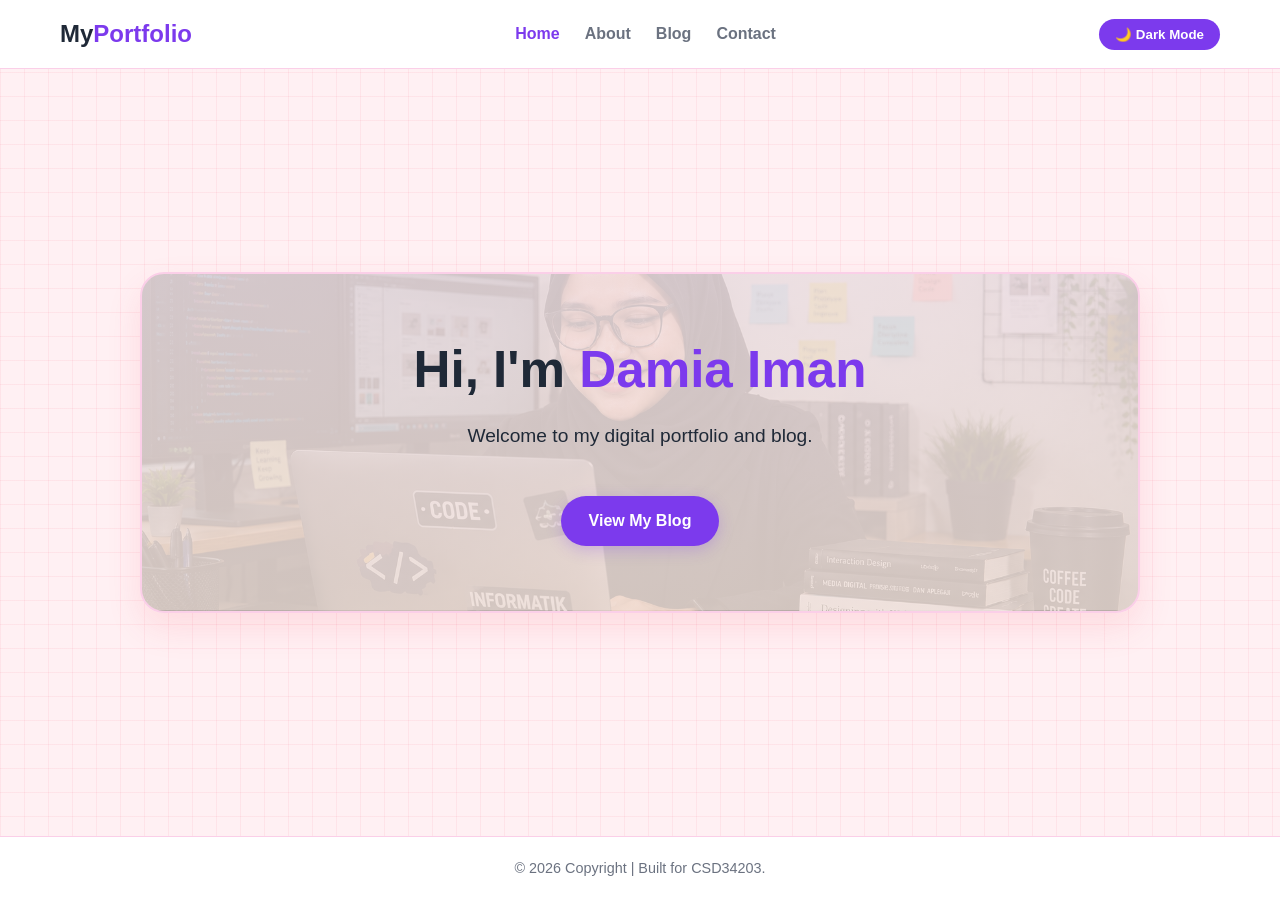
<file: index.html>
<!DOCTYPE html>
<html lang="ms">
<head>
    <meta charset="UTF-8">
    <meta name="viewport" content="width=device-width, initial-scale=1.0">
    <title>Home - My Portfolio</title>
    <link rel="stylesheet" href="style.css">
    <link href="https://unpkg.com/boxicons@2.1.4/css/boxicons.min.css" rel="stylesheet">
</head>
<body>
    <!-- Skrip semakan tema dipindahkan ke bawah skikit selepas tag body dibuka untuk elakkan glitch -->
    <script>
        if (localStorage.getItem('theme') === 'dark') { 
            document.body.classList.add('dark-mode'); 
        }
    </script>

    <header>
        <nav>
            <div class="logo">My<span>Portfolio</span></div>
            <ul class="nav-links">
                <li><a href="index.html" class="active">Home</a></li>
                <li><a href="about.html">About</a></li>
                <li><a href="blog.html">Blog</a></li>
                <li><a href="contact.html">Contact</a></li>
            </ul>
            <button id="theme-toggle">🌙 Dark Mode</button>
        </nav>
    </header>

    <section class="hero-section">
        <div class="hero-container full-width-hero">
            <div class="hero-text home-box">
                <h1>Hi, I'm <span>Damia Iman</span></h1>
                <p>Welcome to my digital portfolio and blog.</p>
                <!-- Butang ini akan automatik panggil .cta-btn daripada style.css yang baru -->
                <a href="blog.html" class="cta-btn">View My Blog</a>
            </div>
        </div>
    </section>

    <footer>
        <p>&copy; 2026 Copyright | Built for CSD34203.</p>
    </footer>

    <script src="script.js"></script>
</body>
</html>
</file>
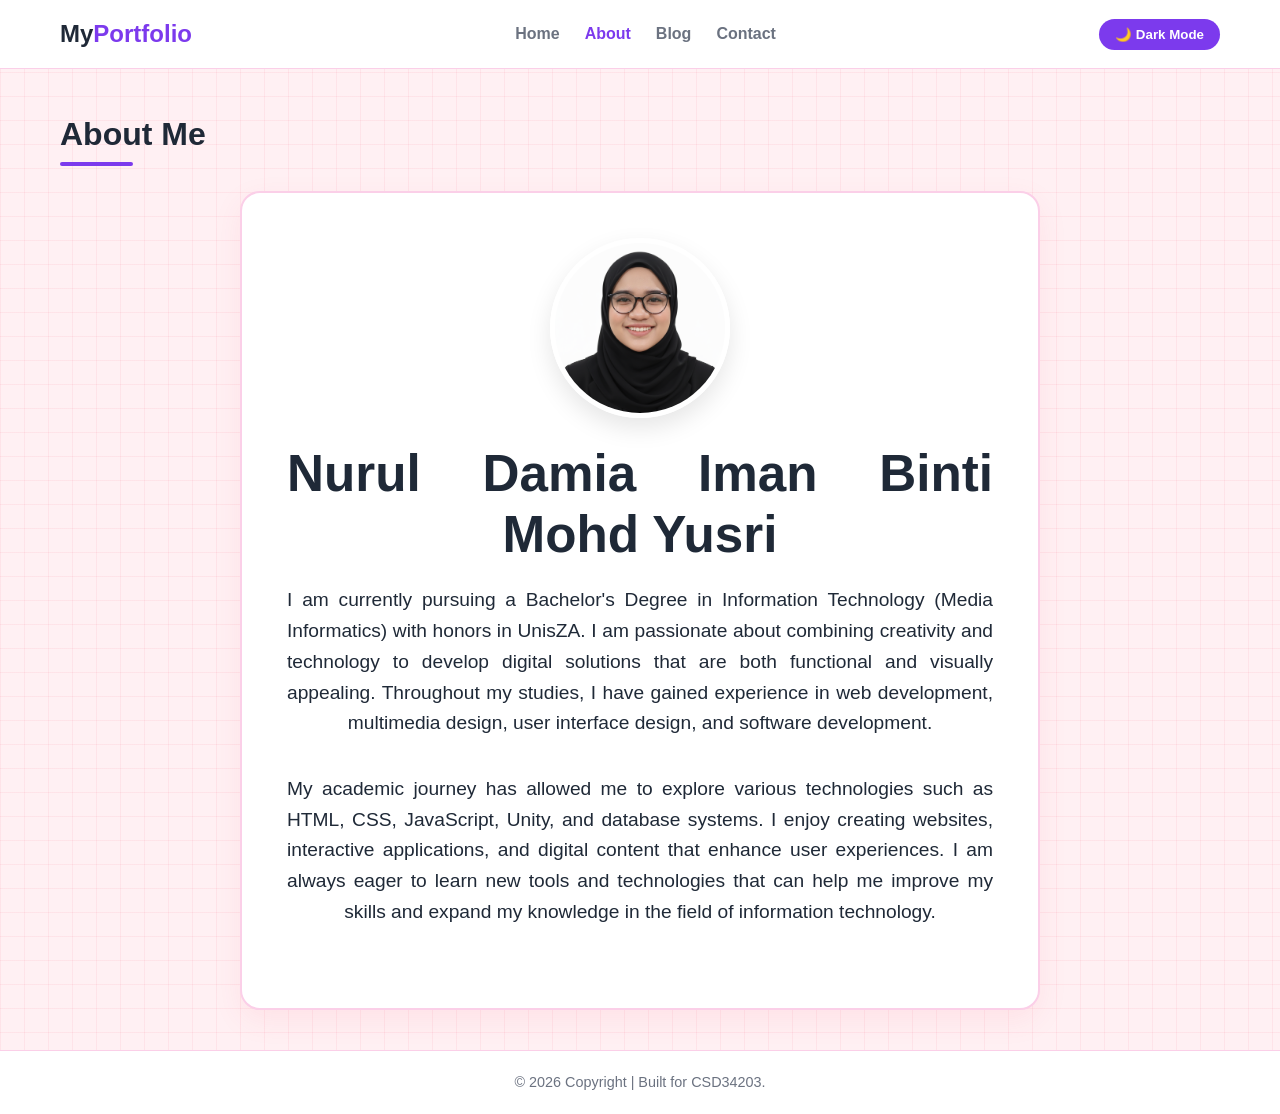
<file: about.html>
<!DOCTYPE html>
<html lang="ms">
<head>
    <meta charset="UTF-8">
    <meta name="viewport" content="width=device-width, initial-scale=1.0">
    <title>About Me</title>
    <link rel="stylesheet" href="style.css">
    <link href="https://unpkg.com/boxicons@2.1.4/css/boxicons.min.css" rel="stylesheet">
</head>
<body>
    <script>
        if (localStorage.getItem('theme') === 'dark') { document.body.classList.add('dark-mode'); }
    </script>

    <header>
        <nav>
            <div class="logo">My<span>Portfolio</span></div>
            <ul class="nav-links">
                <li><a href="index.html">Home</a></li>
                <li><a href="about.html" class="active">About</a></li>
                <li><a href="blog.html">Blog</a></li>
                <li><a href="contact.html">Contact</a></li>
            </ul>
            <button id="theme-toggle">🌙 Dark Mode</button>
        </nav>
    </header>

    <section>
        <h2>About Me</h2>
        <div class="hero-container">
            <div class="hero-text about-box">
                
                <!-- GAMBAR DAH DIPINDAHKAN KE ATAS SEKALI & DITENGAHKAN -->
                <div class="profile-wrapper">
                    <img src="profile.png" alt="About Me Image" class="profile-img">
                </div>

                <!-- NAMA & TEKS PENGENALAN DI BAWAH GAMBAR -->
                <h1>Nurul Damia Iman Binti Mohd Yusri</h1>
                
                <p>I am currently pursuing a Bachelor's Degree in Information Technology
                (Media Informatics) with honors in UnisZA. I am passionate about combining creativity and technology
                to develop digital solutions that are both functional and visually appealing.
                Throughout my studies, I have gained experience in web development, multimedia
                design, user interface design, and software development.</p>
                
                <p>
                My academic journey has allowed me to explore various technologies such as
                HTML, CSS, JavaScript, Unity, and database systems. I enjoy creating websites,
                interactive applications, and digital content that enhance user experiences.
                I am always eager to learn new tools and technologies that can help me improve
                my skills and expand my knowledge in the field of information technology.
                </p>
                
            </div>
        </div>
    </section>

    <footer>
        <p>&copy; 2026 Copyright | Built for CSD34203.</p>
    </footer>

    <script src="script.js"></script>
</body>
</html>
</file>
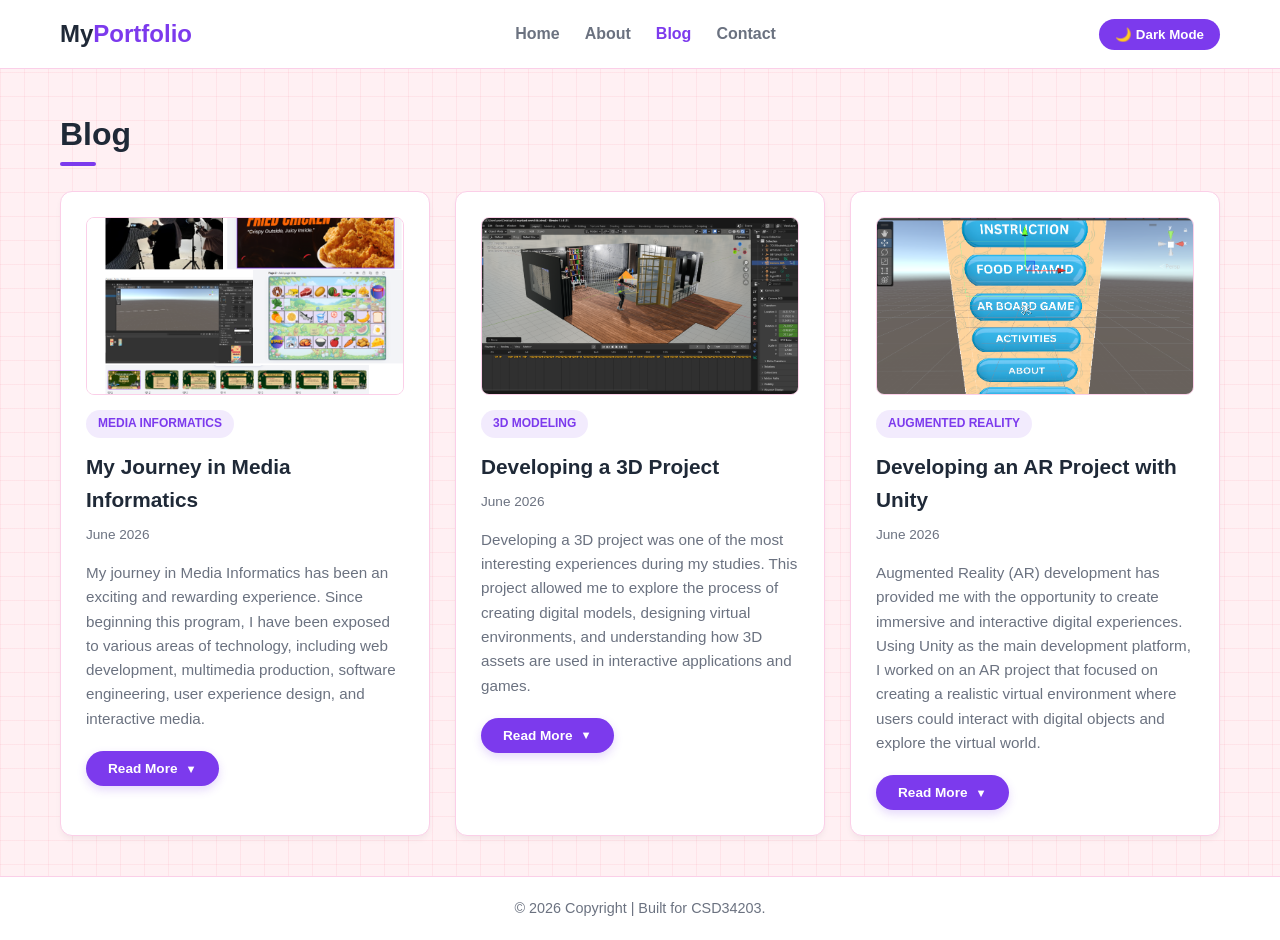
<file: blog.html>
<!DOCTYPE html>
<html lang="ms">
<head>
    <meta charset="UTF-8">
    <meta name="viewport" content="width=device-width, initial-scale=1.0">
    <title>My Journey - Blog</title>
    <link rel="stylesheet" href="style.css">
    <link href="https://unpkg.com/boxicons@2.1.4/css/boxicons.min.css" rel="stylesheet">
</head>
<body>
    <script>
        if (localStorage.getItem('theme') === 'dark') { document.body.classList.add('dark-mode'); }
    </script>

    <header>
        <nav>
            <div class="logo">My<span>Portfolio</span></div>
            <ul class="nav-links">
                <li><a href="index.html">Home</a></li>
                <li><a href="about.html">About</a></li>
                <li><a href="blog.html" class="active">Blog</a></li>
                <li><a href="contact.html">Contact</a></li>
            </ul>
            <button id="theme-toggle">🌙 Dark Mode</button>
        </nav>
    </header>

    <section>
        <h2>Blog</h2>
        <div class="blog-container">
            
            <!-- BLOG 1: MY JOURNEY IN MEDIA INFORMATICS -->
            <div class="blog-card">
                <!-- TEMPAT MASUKKAN GAMBAR BLOG 1 -->
                <div class="blog-img-wrapper">
                    <img src="blog1.png" alt="Media Informatics Journey" class="blog-card-img">
                </div>

                <span class="blog-tag">Media Informatics</span>
                <h3>My Journey in Media Informatics</h3>
                <div class="date">June 2026</div>
                
                <p class="blog-preview">
                    My journey in Media Informatics has been an exciting and rewarding experience.
                    Since beginning this program, I have been exposed to various areas of technology,
                    including web development, multimedia production, software engineering, user
                    experience design, and interactive media.
                </p>
                
                <div class="blog-full-content">
                    <p>
                        Throughout my studies, I have worked on several academic projects that helped me
                        develop both technical and creative skills. These projects taught me how to solve
                        problems, work effectively in teams, and apply theoretical concepts to practical
                        situations. I have also learned the importance of communication, critical
                        thinking, and continuous learning in the rapidly evolving technology industry.
                    </p>
                    <p>
                        As I continue my journey, I hope to further improve my skills and gain more
                        experience in software development and digital innovation. My goal is to become
                        a professional who can create meaningful and impactful digital solutions that
                        enhance user experiences and contribute to technological advancement.
                    </p>
                </div>
                
                <button class="read-more-btn">Read More</button>
            </div>

            <!-- BLOG 2: DEVELOPING A 3D PROJECT -->
            <div class="blog-card">
                <!-- TEMPAT MASUKKAN GAMBAR BLOG 2 -->
                <div class="blog-img-wrapper">
                    <img src="blog2.png" alt="3D Modeling Project" class="blog-card-img">
                </div>

                <span class="blog-tag">3D Modeling</span>
                <h3>Developing a 3D Project</h3>
                <div class="date">June 2026</div>
                
                <p class="blog-preview">
                    Developing a 3D project was one of the most interesting experiences during my
                    studies. This project allowed me to explore the process of creating digital
                    models, designing virtual environments, and understanding how 3D assets are
                    used in interactive applications and games.
                </p>
                
                <div class="blog-full-content">
                    <p>
                        Throughout the development process, I learned how to create and manage 3D
                        objects, apply textures and materials, and optimize models for better
                        performance. Attention to detail was important because every element contributed
                        to the overall visual quality and user experience of the project.
                    </p>
                    <p>
                        This project strengthened my creativity and technical abilities while giving me
                        valuable hands-on experience in digital content creation. It also helped me gain
                        a deeper appreciation for the role of 3D technology in industries such as
                        gaming, education, architecture, and virtual simulations.
                    </p>
                </div>
                
                <button class="read-more-btn">Read More</button>
            </div>

            <!-- BLOG 3: DEVELOPING AN AR PROJECT WITH UNITY -->
            <div class="blog-card">
                <!-- TEMPAT MASUKKAN GAMBAR BLOG 3 -->
                <div class="blog-img-wrapper">
                    <img src="blog3.png" alt="AR Project with Unity" class="blog-card-img">
                </div>

                <span class="blog-tag">Augmented Reality</span>
                <h3>Developing an AR Project with Unity</h3>
                <div class="date">June 2026</div>
                
                <p class="blog-preview">
                    Augmented Reality (AR) development has provided me with the opportunity to create
                    immersive and interactive digital experiences. Using Unity as the main
                    development platform, I worked on an AR project that focused on creating a
                    realistic virtual environment where users could interact with digital objects
                    and explore the virtual world.
                </p>
                
                <div class="blog-full-content">
                    <p>
                        During the project, I learned how to design AR environments, implement user
                        interactions, and manage 3D assets within Unity. I also gained experience in
                        understanding user comfort and navigation, which are important factors in
                        creating an effective augmented reality experience.
                    </p>
                    <p>
                        This project improved my problem-solving skills and enhanced my understanding of
                        emerging technologies. It demonstrated how AR can be applied in various fields,
                        including education, training, healthcare, and entertainment. Developing this
                        project has inspired me to continue exploring immersive technologies and their
                        potential to transform the way people interact with digital content.
                    </p>
                </div>
                
                <button class="read-more-btn">Read More</button>
            </div>

        </div>
    </section>

    <footer>
        <p>&copy; 2026 Copyright | Built for CSD34203.</p>
    </footer>

    <script src="script.js"></script>
</body>
</html>
</file>
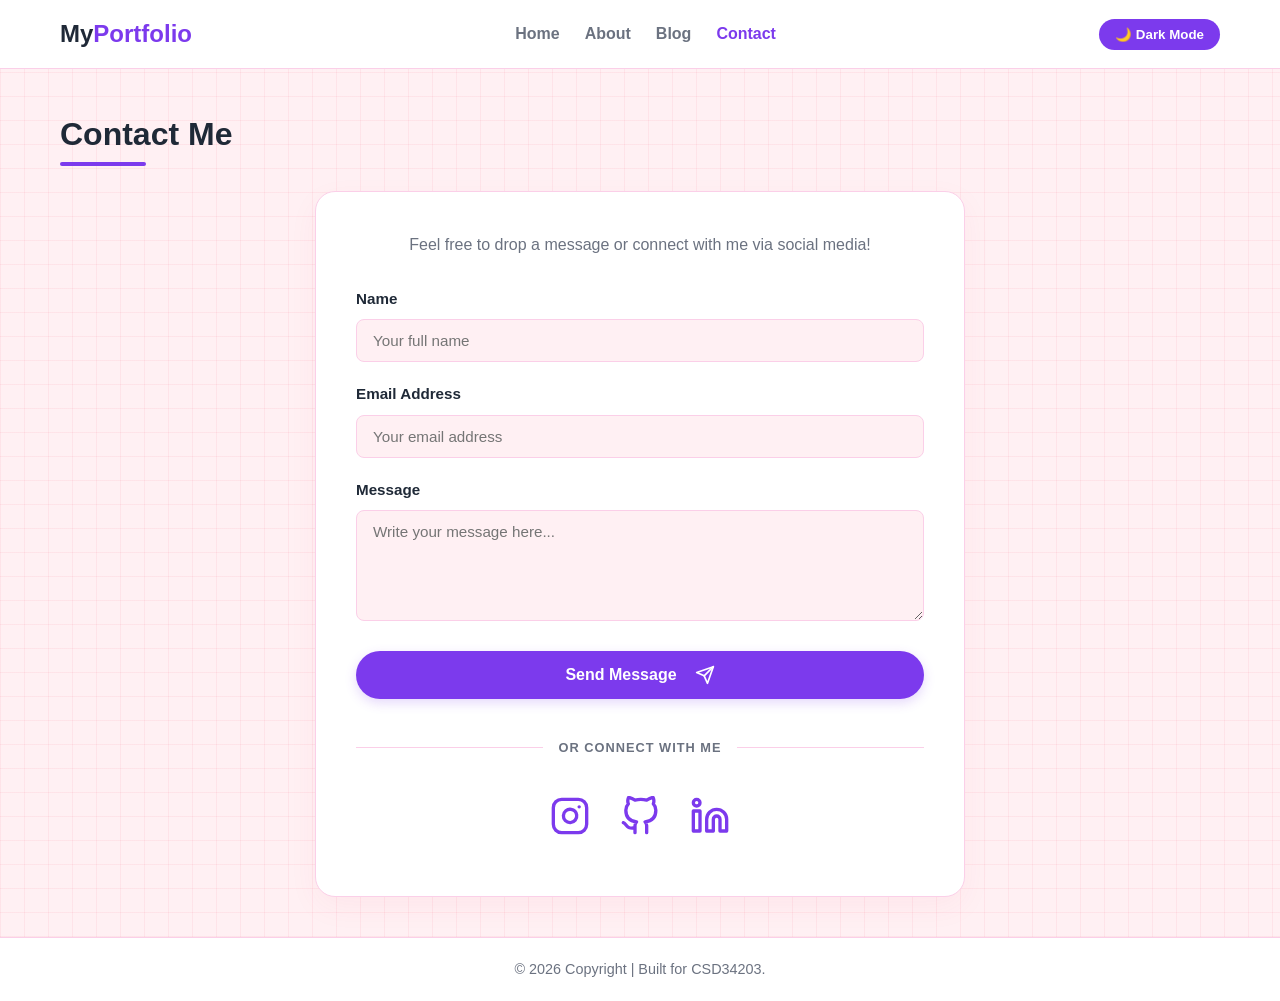
<file: contact.html>
<!DOCTYPE html>
<html lang="ms">
<head>
    <meta charset="UTF-8">
    <meta name="viewport" content="width=device-width, initial-scale=1.0">
    <title>Contact - My Portfolio</title>
    <link rel="stylesheet" href="style.css">
    <link href="https://unpkg.com/boxicons@2.1.4/css/boxicons.min.css" rel="stylesheet">
</head>
<body>
    <script>
        if (localStorage.getItem('theme') === 'dark') { document.body.classList.add('dark-mode'); }
    </script>

    <header>
        <nav>
            <div class="logo">My<span>Portfolio</span></div>
            <ul class="nav-links">
                <li><a href="index.html">Home</a></li>
                <li><a href="about.html">About</a></li>
                <li><a href="blog.html">Blog</a></li>
                <li><a href="contact.html" class="active">Contact</a></li>
            </ul>
            <button id="theme-toggle">🌙 Dark Mode</button>
        </nav>
    </header>

    <section>
        <h2>Contact Me</h2>
        <div class="contact-container">
            <p class="contact-subtitle">Feel free to drop a message or connect with me via social media!</p>
            
            <form class="contact-form" action="#" method="POST">
                <div class="input-group">
                    <label for="name">Name</label>
                    <input type="text" id="name" name="name" placeholder="Your full name" required>
                </div>
                
                <div class="input-group">
                    <label for="email">Email Address</label>
                    <input type="email" id="email" name="email" placeholder="Your email address" required>
                </div>
                
                <div class="input-group">
                    <label for="message">Message</label>
                    <textarea id="message" name="message" rows="5" placeholder="Write your message here..." required></textarea>
                </div>
                
                <button type="submit" class="submit-btn">
                    Send Message 
                    <svg width="20" height="20" viewBox="0 0 24 24" fill="none" stroke="currentColor" stroke-width="2" stroke-linecap="round" stroke-linejoin="round" style="margin-left: 8px;"><line x1="22" y1="2" x2="11" y2="13"></line><polygon points="22 2 15 22 11 13 2 9 22 2"></polygon></svg>
                </button>
            </form>

            <div class="divider"><span>OR CONNECT WITH ME</span></div>

            <div class="social-links">
                <a href="https://instagram.com/" target="_blank" class="social-icon" title="Instagram">
                    <svg width="40" height="40" viewBox="0 0 24 24" fill="none" stroke="currentColor" stroke-width="2" stroke-linecap="round" stroke-linejoin="round"><rect x="2" y="2" width="20" height="20" rx="5" ry="5"></rect><path d="M16 11.37A4 4 0 1 1 12.63 8 4 4 0 0 1 16 11.37z"></path><line x1="17.5" y1="6.5" x2="17.51" y2="6.5"></line></svg>
                </a>
                
                <a href="https://github.com/" target="_blank" class="social-icon" title="GitHub">
                    <svg width="40" height="40" viewBox="0 0 24 24" fill="none" stroke="currentColor" stroke-width="2" stroke-linecap="round" stroke-linejoin="round"><path d="M9 19c-5 1.5-5-2.5-7-3m14 6v-3.87a3.37 3.37 0 0 0-.94-2.61c3.14-.35 6.44-1.54 6.44-7A5.44 5.44 0 0 0 20 4.77 5.07 5.07 0 0 0 19.91 1S18.73.65 16 2.48a13.38 13.38 0 0 0-7 0C6.27.65 5.09 1 5.09 1A5.07 5.07 0 0 0 5 4.77a5.44 5.44 0 0 0-1.5 3.78c0 5.42 3.3 6.61 6.44 7A3.37 3.37 0 0 0 9 18.13V22"></path></svg>
                </a>
                
                <a href="https://linkedin.com/" target="_blank" class="social-icon" title="LinkedIn">
                    <svg width="40" height="40" viewBox="0 0 24 24" fill="none" stroke="currentColor" stroke-width="2" stroke-linecap="round" stroke-linejoin="round"><path d="M16 8a6 6 0 0 1 6 6v7h-4v-7a2 2 0 0 0-2-2 2 2 0 0 0-2 2v7h-4v-7a6 6 0 0 1 6-6z"></path><rect x="2" y="9" width="4" height="12"></rect><circle cx="4" cy="4" r="2"></circle></svg>
                </a>
            </div>
        </div>
    </section>

    <footer>
        <p>&copy; 2026 Copyright | Built for CSD34203.</p>
    </footer>

    <script src="script.js"></script>
</body>
</html>
</file>
<file: style.css>
/* ==========================================================================
   1. TETAPAN ASAS & SISTEM WARNA (LIGHT / DARK)
   ========================================================================== */
:root {
    --primary-color: #7c3aed;       /* Ungu Utama */
    --secondary-color: #a78bfa;     /* Ungu Lembut */
    --bg-color: #fff0f3;            /* Latar belakang pinkish lembut (soft pink) */
    --card-bg: #ffffff;             
    --box-bg: #ffe4e6;              /* Warna kotak pink slow (rose-100) untuk Light Mode */
    --text-color: #1f2937;          
    --text-muted: #6b7280;          
    --border-color: #fbcfe8;        /* Border warna pink lembut */
    --grid-color: rgba(244, 63, 94, 0.07); /* Garisan petak pink */
}

.dark-mode {
    --bg-color: #1e111a;            /* Mod gelap bertema Deep Pinkish-Dark */
    --card-bg: #2d1b28;             
    --box-bg: #3d1d2f;              /* Warna kotak pink gelap yang lembut untuk Dark Mode */
    --text-color: #f3f4f6;          
    --text-muted: #f472b6;          
    --border-color: #4d263d;        
    --grid-color: rgba(244, 63, 94, 0.04); 
}

*, ::before, ::after {
    margin: 0;
    padding: 0;
    box-sizing: border-box !important;
    font-family: 'Segoe UI', Tahoma, Geneva, Verdana, sans-serif;
}

html, body {
    width: 100%;
    max-width: 100%;
    overflow-x: hidden;
}

/* LATAR BELAKANG PINKISH DENGAN CORAK PETAK SLOW */
body {
    background-color: var(--bg-color);
    background-image: 
        linear-gradient(var(--grid-color) 1px, transparent 1px),
        linear-gradient(90deg, var(--grid-color) 1px, transparent 1px);
    background-size: 24px 24px;
    color: var(--text-color);
    transition: background-color 0.3s ease, color 0.3s ease;
    line-height: 1.6;
    display: flex;
    flex-direction: column;
    min-height: 100vh;
}

/* ==========================================================================
   2. MENU NAVIGASI (HEADER)
   ========================================================================== */
header {
    background-color: var(--card-bg);
    border-bottom: 1px solid var(--border-color);
    position: sticky;
    top: 0;
    z-index: 100;
    width: 100%;
}

nav {
    display: flex;
    justify-content: space-between;
    align-items: center;
    max-width: 1200px;
    margin: 0 auto;
    padding: 15px 20px;
    width: 100%;
}

.logo {
    font-size: 1.5rem;
    font-weight: 800;
}

.logo span {
    color: var(--primary-color);
}

.nav-links {
    display: flex;
    list-style: none;
    gap: 25px;
}

.nav-links a {
    text-decoration: none;
    color: var(--text-muted);
    font-weight: 600;
    transition: color 0.2s ease;
}

.nav-links a:hover, .nav-links a.active {
    color: var(--primary-color);
}

#theme-toggle {
    background-color: var(--primary-color);
    color: #ffffff;
    border: none;
    padding: 8px 16px;
    border-radius: 20px;
    cursor: pointer;
    font-weight: 600;
    transition: transform 0.2s ease;
}

#theme-toggle:hover {
    transform: scale(1.05);
}

/* ==========================================================================
   3. STRUKTUR SEKSYEN UTAMA
   ========================================================================== */
section {
    max-width: 1200px;
    margin: 40px auto;
    padding: 0 20px;
    flex: 1;
    width: 100%;
}

section h2 {
    font-size: 2rem;
    margin-bottom: 30px;
    position: relative;
    display: inline-block;
}

section h2::after {
    content: '';
    position: absolute;
    bottom: -5px;
    left: 0;
    width: 50%;
    height: 4px;
    background-color: var(--primary-color);
    border-radius: 2px;
}

/* ==========================================================================
   4. TATA GAYA KOTAK HERO KANDUNGAN (BOX HOME DIBESARKAN & BACKGROUND IMAGE)
   ========================================================================== */
.hero-section {
    display: flex;
    align-items: center;
    justify-content: center;
    width: 100%;
    margin-top: 20px;
}

.hero-container {
    display: flex;
    align-items: center;
    justify-content: space-between;
    gap: 40px;
    width: 100%;
}

.full-width-hero {
    justify-content: center;
    text-align: center;
    max-width: 1000px; /* Dibesarkan supaya kotak Home nampak luas */
    margin: 0 auto;
}

.hero-text {
    width: 100%;
}

/* KOTAK UNTUK HOME PAGE - DAH DIBESARKAN & SIAP TAPAK BACKGROUND IMAGE */
.home-box {
    background-image: linear-gradient(rgba(245, 230, 233, 0.85), rgba(245, 230, 223, 0.85)), url('background.png'); 
    background-size: cover;         /* Paksa gambar muat penuh kotak */
    background-position: center;    /* Gambar duduk tengah-tengah */
    background-repeat: no-repeat;
    border: 2px solid var(--border-color); 
    padding: 65px 45px;             /* Padding atas-bawah dinaikkan supaya kotak jadi lebih tinggi */
    border-radius: 24px;            /* Lekukan bucu moden */
    box-shadow: 0 15px 35px rgba(244, 63, 94, 0.12); 
    width: 100%;
    transition: all 0.3s ease;
}

/* ==========================================================================
   TATA GAYA KOTAK ABOUT ME (LIGHT MODE ASAL)
   ========================================================================== */
.hero-text.about-box {
    display: block !important;
    visibility: visible !important;
    background: #ffffff !important; /* Waktu cerah, kotak wajib warna putih */
    border: 2px solid var(--border-color) !important; 
    padding: 45px !important;
    border-radius: 20px !important;
    box-shadow: 0 10px 30px rgba(244, 63, 94, 0.08) !important; 
    width: 100% !important;
    max-width: 800px !important;
    margin: 0 auto !important;
    transition: all 0.3s ease-in-out !important;
    
    /* TULISAN CENTER JUSTIFY */
    text-align: justify !important;
    text-align-last: center !important;
}

/* WARNA TULISAN WAKTU LIGHT MODE */
.hero-text.about-box h1,
.hero-text.about-box p {
    color: #1f2937 !important; /* Tulisan warna gelap */
}

/* ==========================================================================
   KAWALAN MUTLAK APABILA DARK MODE DIAKTIFKAN
   ========================================================================== */
body.dark-mode .hero-text.about-box {
    background: #231521 !important; /* Tukar jadi warna plum pekat macam page blog */
    border-color: #3d2038 !important;     /* Garisan sempadan ungu gelap */
    box-shadow: 0 10px 25px rgba(0, 0, 0, 0.5), 0 0 15px rgba(124, 58, 237, 0.05) !important;
}

/* WARNA TULISAN WAKTU DARK MODE */
body.dark-mode .hero-text.about-box h1 {
    color: #ffffff !important; /* Nama bertukar jadi putih bersih */
}

body.dark-mode .hero-text.about-box p {
    color: #f3f4f6 !important; /* Teks bio bertukar jadi cerah/kelabu cair */
}
/* Pembetulan mod gelap untuk background imej Home Box */
.dark-mode .home-box {
    background-image: linear-gradient(rgba(45, 27, 40, 0.9), rgba(45, 27, 40, 0.9)), url('background.png');
}

.hero-text h1 {
    font-size: 3.2rem; 
    margin-bottom: 20px;
    line-height: 1.2;
}

.hero-text h1 span {
    color: var(--primary-color);
}

.hero-text p {
    color: var(--text-color); 
    font-size: 1.2rem; 
    margin-bottom: 35px;
    max-width: 800px;
    margin-left: auto;
    margin-right: auto;
}

/* HIASAN KOTAK BUTANG UTAMA (VIEW MY BLOG) DI HOME PAGE */
.cta-btn {
    display: inline-block;
    background-color: var(--primary-color); /* Warna ungu utama */
    color: #ffffff !important;               /* Tulisan warna putih */
    text-decoration: none;
    font-weight: 700;
    font-size: 1rem;
    padding: 12px 28px;
    border-radius: 30px;                     /* Bucu bujur bulat */
    box-shadow: 0 4px 15px rgba(124, 58, 237, 0.25);
    transition: all 0.3s ease;
    margin-top: 10px;
}

.cta-btn:hover {
    background-color: var(--secondary-color); /* Ungu lembut sewaktu hover */
    transform: translateY(-3px);              /* Efek terapung sikit */
    box-shadow: 0 6px 20px rgba(124, 58, 237, 0.4);
}

/* GAMBAR PROFILE (ABOUT PAGE) - CENTER DAN ATAS */
.profile-wrapper {
    width: 100%;
    display: flex;
    justify-content: center;
    align-items: center;
    margin: 0 auto 25px auto; 
}

.profile-img {
    width: 180px;             
    height: 180px;            
    border-radius: 50%;       
    object-fit: cover;        
    border: 5px solid var(--card-bg);
    box-shadow: 0 10px 25px rgba(0,0,0,0.1);
    display: block;
}

/* ==========================================================================
   5. TATA GAYA HALAMAN BLOG (GRID, GAMBAR TERKUNCI KEMAS & READ MORE)
   ========================================================================== */
.blog-container {
    display: grid;
    grid-template-columns: repeat(auto-fit, minmax(300px, 1fr));
    gap: 25px;
    width: 100%;
}

.blog-card {
    background-color: var(--card-bg);
    border: 1px solid var(--border-color);
    border-radius: 12px;
    padding: 25px;
    box-shadow: 0 4px 6px -1px rgba(0, 0, 0, 0.05);
    display: flex;
    flex-direction: column;
    align-items: flex-start;
    width: 100%;
    overflow: hidden; /* Tambahan wajib: sekat apa-apa elemen terkeluar dari kad blog */
}

/* KOD KOTAK GAMBAR KEMAS (GAMBAR KEKAL DALAM KOTAK SAHAJA) */
.blog-img-wrapper {
    width: 100%;
    height: auto;
    aspect-ratio: 16 / 9;   /* Nisbah widescreen cantik untuk phone/laptop */
    overflow: hidden;       /* Memotong bucu tajam gambar supaya ikut lekukan kotak */
    border-radius: 8px;     /* Lekukan bucu kotak */
    margin-bottom: 15px;    
    border: 1px solid var(--border-color);
    position: relative;     
}

.blog-card-img {
    width: 100%;
    height: 100%;
    object-fit: cover;      /* Paksa gambar fit penuh kotak tanpa jadi penyek */
    object-position: center;/* Gambar auto-focus bahagian tengah */
    display: block;
    transition: transform 0.3s ease;
}

.blog-card:hover .blog-card-img {
    transform: scale(1.04); /* Efek zoom sikit bila cursor hover pada kad blog */
}

.blog-tag {
    background-color: rgba(124, 58, 237, 0.1);
    color: var(--primary-color);
    padding: 4px 12px;
    border-radius: 20px;
    font-size: 0.75rem;
    font-weight: 700;
    text-transform: uppercase;
    margin-bottom: 12px;
}

.blog-card h3 {
    font-size: 1.3rem;
    margin-bottom: 8px;
}

.blog-card .date {
    font-size: 0.85rem;
    color: var(--text-muted);
    margin-bottom: 15px;
}

.blog-preview {
    color: var(--text-muted);
    font-size: 0.95rem;
}

.blog-full-content {
    max-height: 0;
    overflow: hidden;
    transition: max-height 0.5s cubic-bezier(0, 1, 0, 1);
    opacity: 0;
    width: 100%;
}

.blog-full-content p {
    margin-top: 15px;
    font-size: 0.95rem;
}

.blog-card.active-blog .blog-full-content {
    max-height: 1200px; 
    opacity: 1;
    transition: max-height 0.8s cubic-bezier(1, 0, 1, 0); 
}

/* BUTANG READ MORE UNGU SOLID DENGAN ANAK PANAH */
.read-more-btn {
    display: inline-flex;
    align-items: center;
    gap: 8px;
    background-color: var(--primary-color); 
    color: #ffffff;                         
    border: none;                           
    font-size: 0.85rem;
    font-weight: 700;
    padding: 10px 22px;
    border-radius: 30px;
    margin-top: 20px;
    cursor: pointer;
    transition: all 0.2s ease;
    box-shadow: 0 4px 10px rgba(124, 58, 237, 0.2); 
}

.read-more-btn:hover {
    background-color: var(--secondary-color); 
    transform: translateY(-2px);              
    box-shadow: 0 6px 14px rgba(124, 58, 237, 0.3);
}

.read-more-btn::after {
    content: '\25BC';        
    font-size: 0.7rem;       
    transition: transform 0.3s ease;
}

.blog-card.active-blog .read-more-btn::after {
    transform: rotate(180deg);
}

/* ==========================================================================
   6. TATA GAYA HALAMAN CONTACT (BORANG & IKON MEDIA SOSIAL)
   ========================================================================== */
.contact-container {
    background-color: var(--card-bg);
    border: 1px solid var(--border-color);
    padding: 40px;
    border-radius: 20px;
    max-width: 650px;
    margin: 0 auto;
    width: 100%;
    box-shadow: 0 10px 30px rgba(244, 63, 94, 0.05);
}

.contact-subtitle {
    text-align: center;
    color: var(--text-muted);
    margin-bottom: 30px;
    font-size: 1rem;
}

/* GAYA LAYOUT BORANG */
.contact-form {
    display: flex;
    flex-direction: column;
    gap: 20px;
    text-align: left; /* Biar label nama/emel rapat ke kiri */
}

.input-group {
    display: flex;
    flex-direction: column;
    gap: 8px;
}

.input-group label {
    font-weight: 600;
    font-size: 0.95rem;
    color: var(--text-color);
}

.input-group input, 
.input-group textarea {
    width: 100%;
    padding: 12px 16px;
    border: 1px solid var(--border-color);
    background-color: var(--bg-color);
    color: var(--text-color);
    border-radius: 8px;
    font-size: 0.95rem;
    transition: all 0.3s ease;
    outline: none;
}

/* Kesan menyala ungu lembut bila user klik kotak input */
.input-group input:focus, 
.input-group textarea:focus {
    border-color: var(--primary-color);
    box-shadow: 0 0 0 3px rgba(124, 58, 237, 0.15);
}

/* BUTANG SEND MESSAGE UNGU SOLID */
.submit-btn {
    display: inline-flex;
    align-items: center;
    justify-content: center;
    gap: 10px;
    background-color: var(--primary-color);
    color: #ffffff;
    border: none;
    font-size: 1rem;
    font-weight: 700;
    padding: 14px;
    border-radius: 30px;
    cursor: pointer;
    transition: all 0.3s ease;
    box-shadow: 0 4px 12px rgba(124, 58, 237, 0.2);
    width: 100%;
    margin-top: 10px;
}

.submit-btn:hover {
    background-color: var(--secondary-color);
    transform: translateY(-2px);
    box-shadow: 0 6px 18px rgba(124, 58, 237, 0.3);
}

/* GARISAN PEMISAH (OR CONNECT WITH ME) */
.divider {
    text-align: center;
    position: relative;
    margin: 35px 0 25px 0;
}

.divider::before {
    content: "";
    position: absolute;
    top: 50%;
    left: 0;
    width: 100%;
    height: 1px;
    background-color: var(--border-color);
    z-index: 1;
}

.divider span {
    background-color: var(--card-bg);
    padding: 0 15px;
    position: relative;
    z-index: 2;
    font-size: 0.8rem;
    font-weight: 700;
    color: var(--text-muted);
    letter-spacing: 1px;
}

/* SUSUNAN IKON MEDIA SOSIAL (TERMASUK IG) */
.social-links {
    display: flex;
    justify-content: center;
    gap: 30px;
    flex-wrap: wrap;
    margin-top: 20px;
}

.social-icon {
    font-size: 2.8rem;             
    color: var(--primary-color);   
    text-decoration: none;
    transition: transform 0.2s ease, color 0.2s ease;
    display: inline-block;
}

.social-icon:hover {
    color: var(--secondary-color); 
    transform: translateY(-5px);   
}

/* ==========================================================================
   PEMBETULAN KHAS: PAKSA BOXICONS KELUAR SEMULA
   ========================================================================== */
.social-links i, .submit-btn i {
    font-family: 'boxicons' !important;
    font-style: normal !important;
    font-weight: normal !important;
    font-variant: normal !important;
    text-transform: none !important;
    speak: none;
    line-height: 1 !important;
    -webkit-font-smoothing: antialiased;
    -moz-osx-font-smoothing: grayscale;
}

/* ==========================================================================
   7. FOOTER BAR
   ========================================================================== */
footer {
    background-color: var(--card-bg);
    border-top: 1px solid var(--border-color);
    text-align: center;
    padding: 20px;
    color: var(--text-muted);
    font-size: 0.9rem;
    margin-top: auto;
    width: 100%;
}

/* ==========================================================================
   8. ATURAN RESPONSIVE TELEFON PINTAR (PHONE FRIENDLY OPTIMIZED)
   ========================================================================== */
@media (max-width: 768px) {
    nav {
        flex-direction: column;
        gap: 12px;
        text-align: center;
        padding: 10px;
    }

    .nav-links {
        gap: 15px;
        flex-wrap: wrap;
        justify-content: center;
    }

    section {
        margin: 15px auto;
        padding: 0 12px;
    }

    .hero-container {
        flex-direction: column;
        gap: 20px;
        text-align: center;
    }

    .home-box, .about-box {
        padding: 30px 15px; 
        border-radius: 16px;
    }

    .hero-text h1 {
        font-size: 2rem; 
    }

    .hero-text p {
        font-size: 1rem;
        margin-bottom: 20px;
    }

    .cta-btn {
        padding: 10px 22px;
        font-size: 0.95rem; 
    }

    .profile-img {
        width: 140px;
        height: 140px; 
    }

    /* Penataan responsif blog untuk skrin telefon */
    .blog-container {
        grid-template-columns: 1fr; 
        gap: 15px;
    }
    
    .blog-card {
        padding: 15px; 
    }
    
    .blog-img-wrapper {
        margin-bottom: 12px;
    }

    .contact-container {
        padding: 25px 15px;
    }
}
</file>
